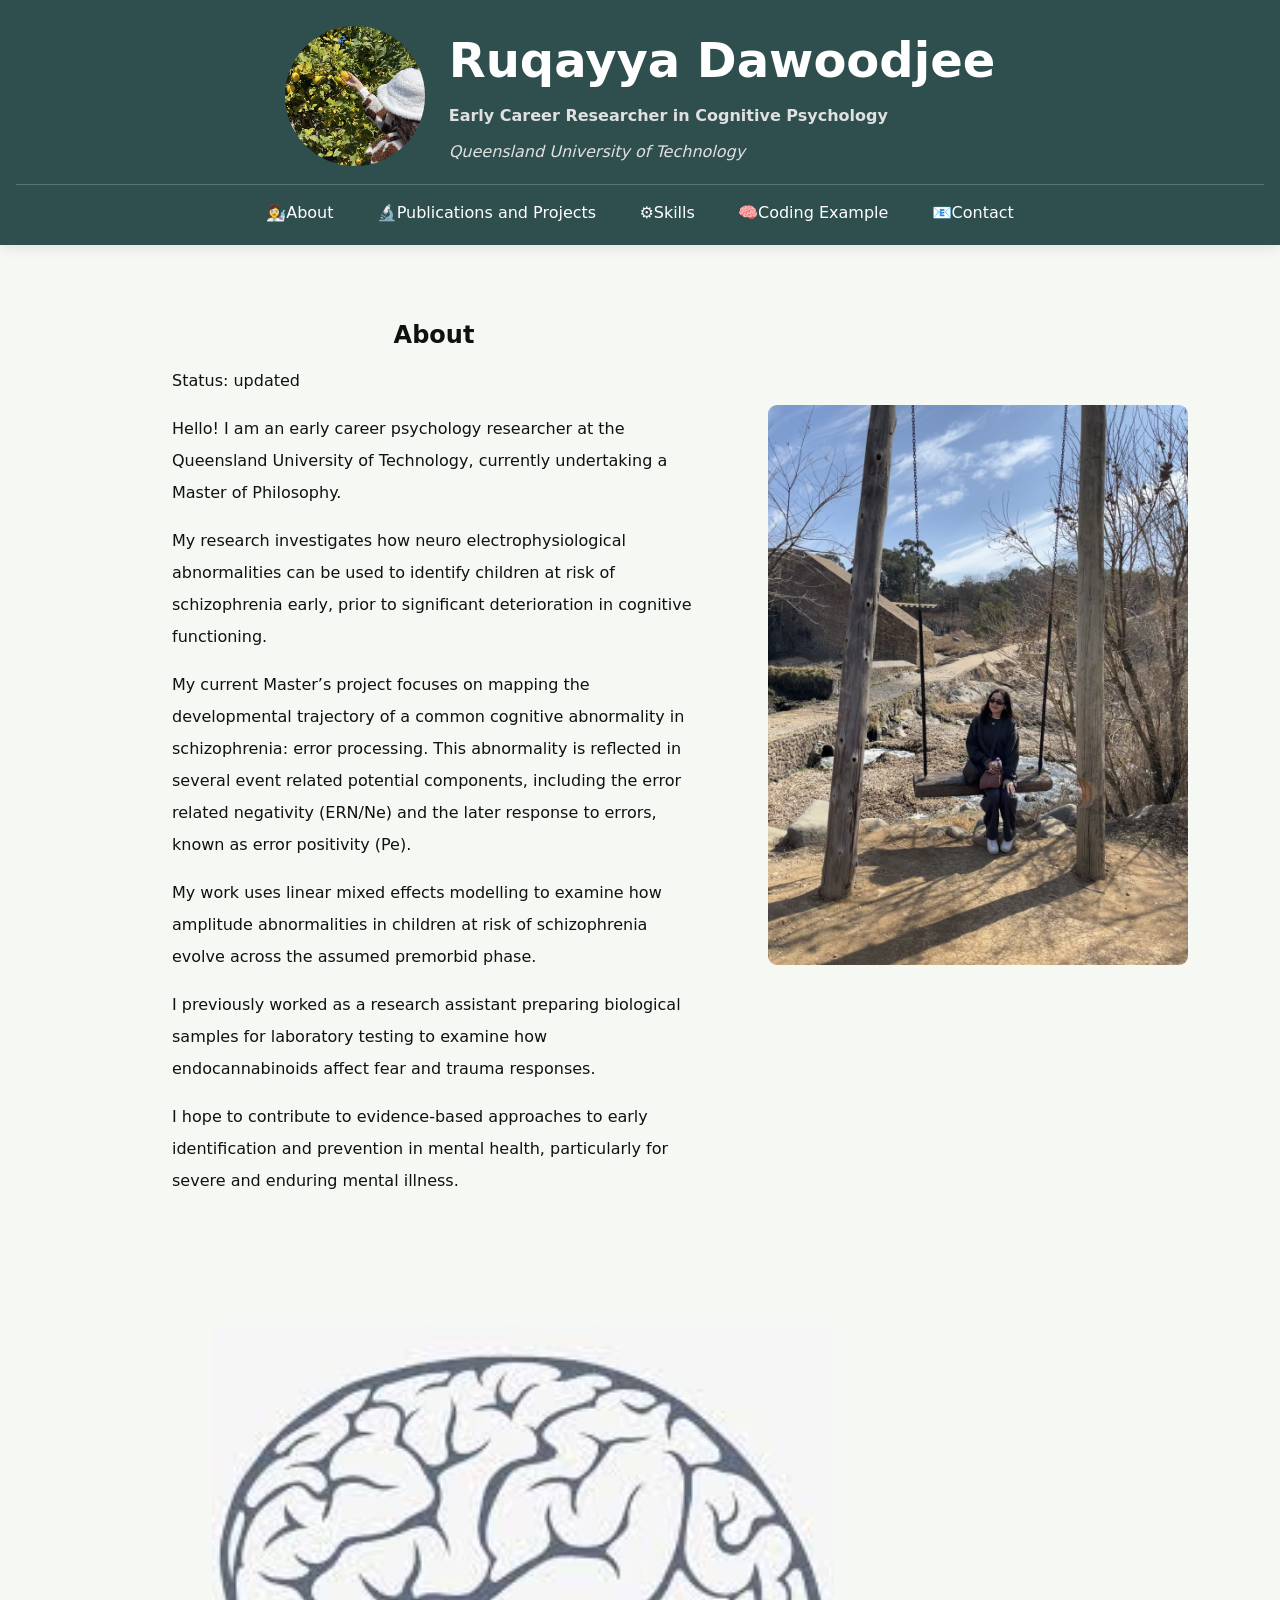
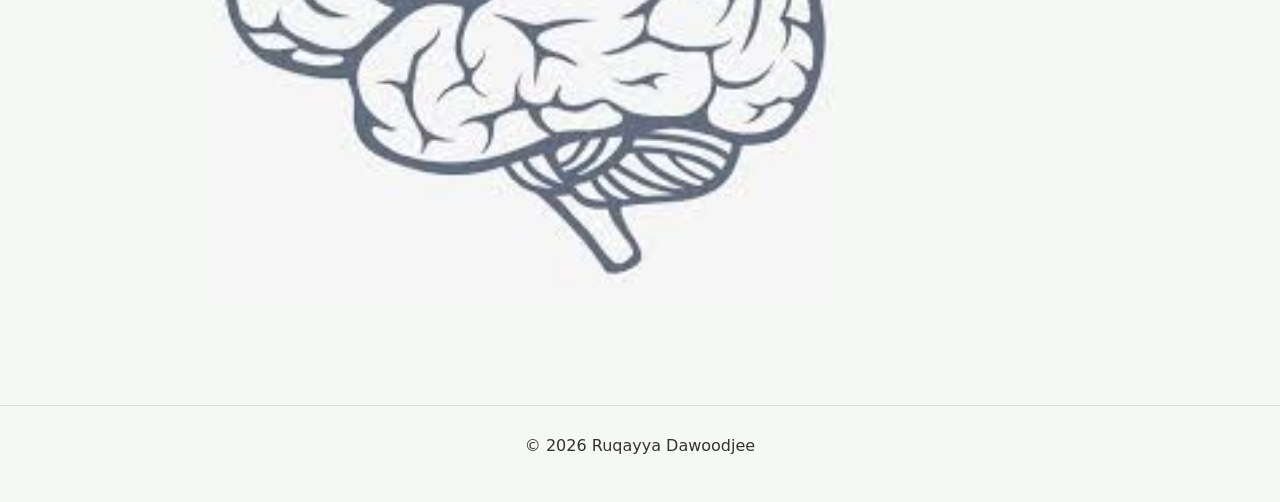
<file: index.html>
<!DOCTYPE html>
<html lang="en">
<head>
  <meta charset="UTF-8">
  <meta name="viewport" content="width=device-width, initial-scale=1.0">
  <title>Ruqayya Dawoodjee | Schizophrenia Identification Research</title>
  <link rel="stylesheet" href="style.css">
</head>

<body>

<!-- TOP PANE -->
<div class="top-pane">
  <header>
    <img src="headshot3.jpg" alt="Ruqayya Dawoodjee professional profile photo" class="headshot">
    <div class="header-text">
      <h1>Ruqayya Dawoodjee</h1>
      <p><strong>Early Career Researcher in Cognitive Psychology</strong></p>
      <p><em>Queensland University of Technology</em></p>
    </div>
  </header>

  <nav>
    <ul>
      <li><a href="index.html">👩‍🔬About</a></li>
      <li><a href="Publications and Projects.html">🔬Publications and Projects</a></li>
      <li><a href="skills.html">⚙️Skills</a></li>
      <li><a href="quiz.html">🧠Coding Example</a></li>
      <li><a href="contact.html">📧Contact</a></li>
    </ul>
  </nav>
</div>

<!-- MAIN CONTENT -->
<main>
  <div class="about-layout">
  <figure>
    <img src="aboutme.jpg" alt="Research-related image or study visual">
    <figcaption></figcaption>
  </figure>

  <section id="about">

    <h2>About</h2>
    <p id="status">Status: updated</p>

    <p>
    Hello! I am an early career psychology researcher at the Queensland University of Technology, currently undertaking a Master of Philosophy.  
    </p>

    <p>
     My research investigates how neuro electrophysiological abnormalities can be used to identify children at risk of schizophrenia early, prior to significant deterioration in cognitive functioning.
    </p>

    <p>
    My current Master’s project focuses on mapping the developmental trajectory of a common cognitive abnormality in schizophrenia: error processing. This abnormality is reflected in several event related potential components, including the error related negativity (ERN/Ne) and the later response to errors, known as error positivity (Pe).
    </p>

    <p>
     My work uses linear mixed effects modelling to examine how amplitude abnormalities in children at risk of schizophrenia evolve across the assumed premorbid phase.
      
    </p>
      <p>
  I previously worked as a research assistant preparing biological samples for laboratory testing to examine how endocannabinoids affect fear and trauma responses.
    </p>


    <p>
    I hope to contribute to evidence-based approaches to early identification and prevention in mental health, particularly for severe and enduring mental illness.
    </p>




  <figure>
    <img src="brain.jpg" alt="Research-related image or study visual">
    <figcaption></figcaption>
  </figure>

</section>
</div>

</main>

<!-- FOOTER -->
<footer>
  <p>&copy; 2026 Ruqayya Dawoodjee</p>
</footer>

<script src="script.js"></script>

</body>
</html>
</file>
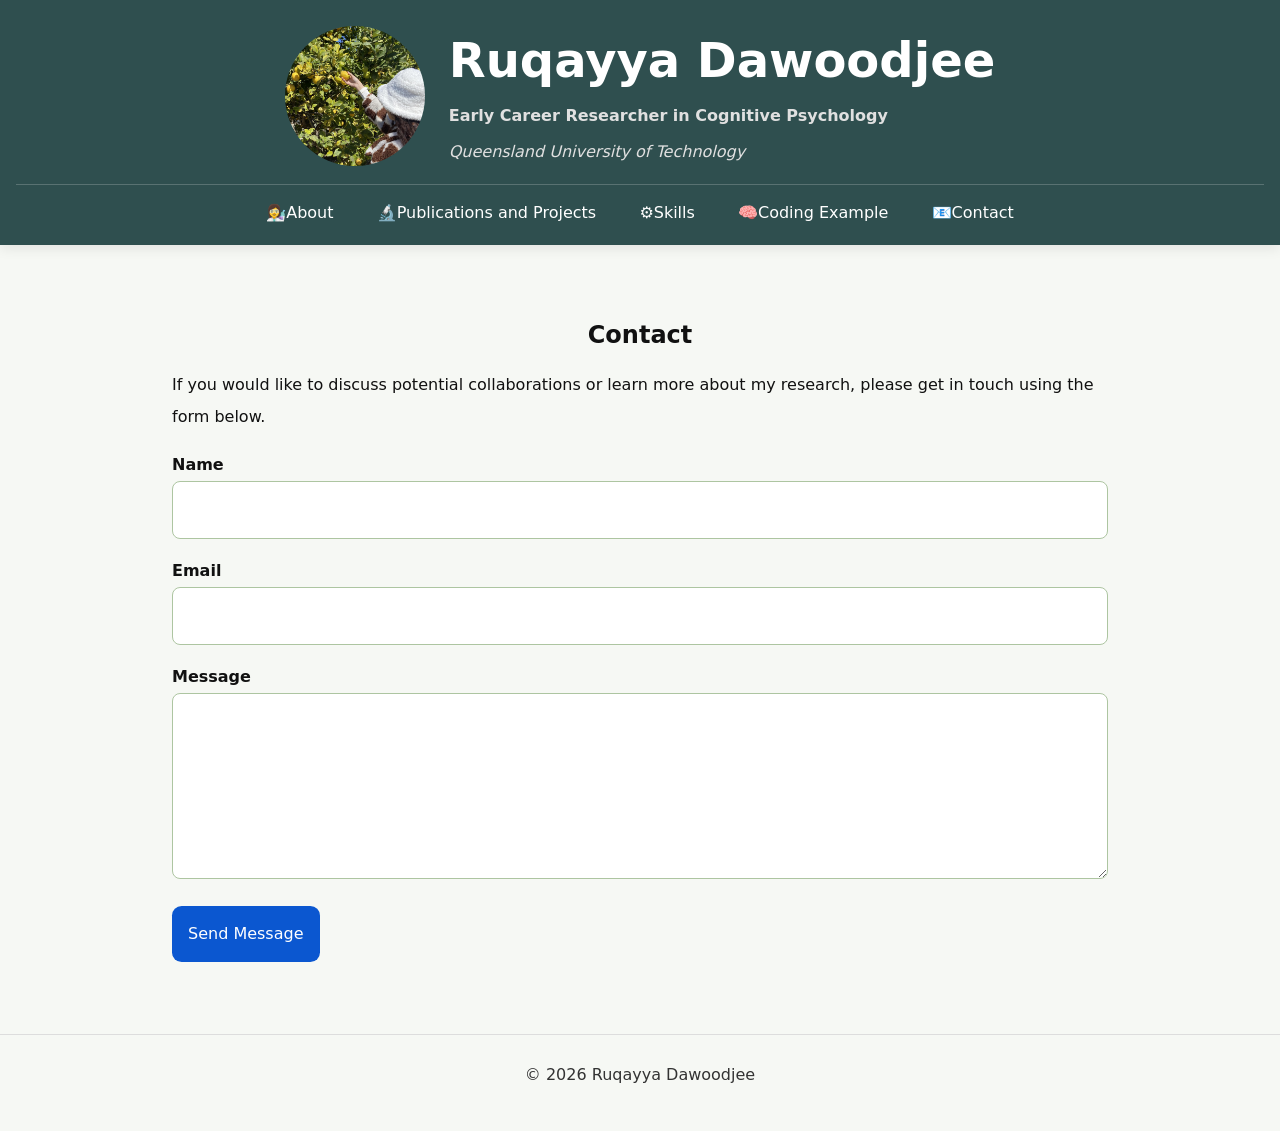
<file: contact.html>
<!DOCTYPE html>
<html lang="en">
<head>
  <meta charset="UTF-8">
  <meta name="viewport" content="width=device-width, initial-scale=1.0">
  <title>Ruqayya Dawoodjee | Schizophrenia Identification Research</title>
  <link rel="stylesheet" href="style.css">
</head>

<body>

<!-- TOP PANE -->
<div class="top-pane">
  <header>
    <img src="headshot3.jpg" alt="Ruqayya Dawoodjee professional profile photo" class="headshot">
    <div class="header-text">
      <h1>Ruqayya Dawoodjee</h1>
      <p><strong>Early Career Researcher in Cognitive Psychology</strong></p>
      <p><em>Queensland University of Technology</em></p>
    </div>
  </header>

  <nav>
    <ul>
      <li><a href="index.html">👩‍🔬About</a></li>
      <li><a href="Publications and Projects.html">🔬Publications and Projects</a></li>
      <li><a href="skills.html">⚙️Skills</a></li>
      <li><a href="quiz.html">🧠Coding Example</a></li>
      <li><a href="contact.html">📧Contact</a></li>
    </ul>
  </nav>
</div>

<!-- MAIN CONTENT WRAPPER -->
<!-- MAIN CONTENT WRAPPER -->
<main>

  <section id="contact">
    <h2>Contact</h2>

    <p id="feedback"></p>

    <p>
      If you would like to discuss potential collaborations or learn more about my
      research, please get in touch using the form below.
    </p>

    <!-- ✅ ONLY ONE FORM (CONNECTED TO FORMSPREE) -->
    <form id="contactform" action="https://formspree.io/f/mgorajly" method="POST">

      <div>
        <label for="name">Name</label><br>
        <input type="text" id="name" name="name" required>
      </div>

      <div>
        <label for="email">Email</label><br>
        <input type="email" id="email" name="email" required>
      </div>

      <div>
        <label for="message">Message</label><br>
        <textarea id="message" name="message" rows="5" required></textarea>
      </div>

      <!-- optional extras -->
      <input type="hidden" name="_subject" value="New contact form message">

      <div>
        <button type="submit">Send Message</button> 
      </div>

    </form>

  </section>

</main>
<footer>
  <p>&copy; 2026 Ruqayya Dawoodjee</p>
</footer>

</body>
</html>
</file>
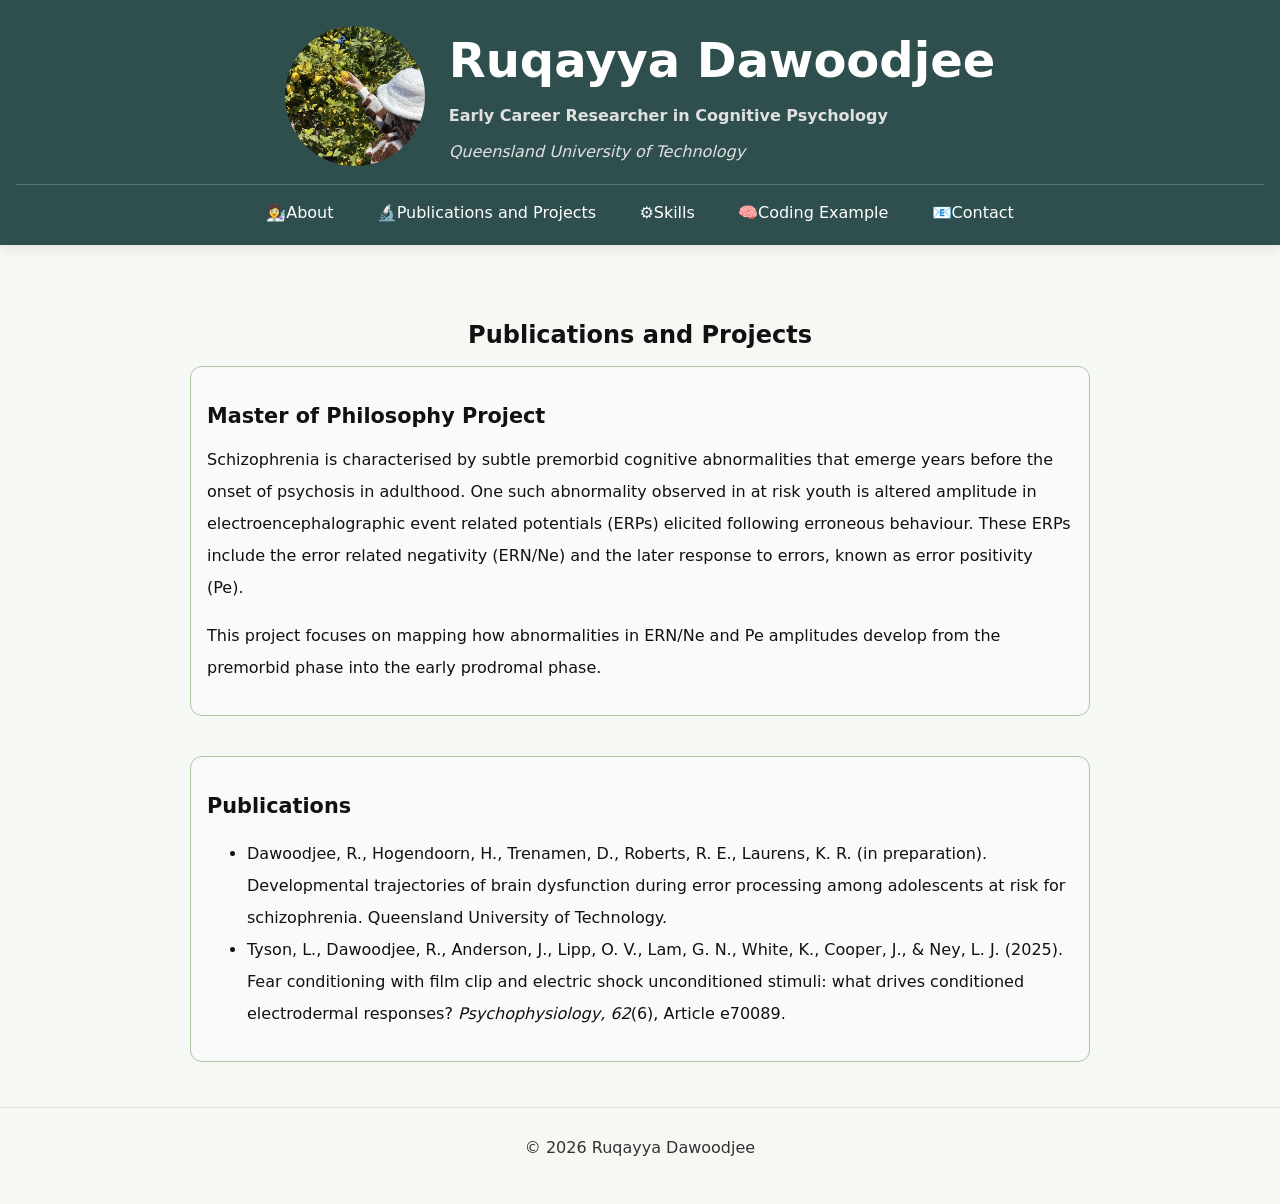
<file: Publications and Projects.html>
<!DOCTYPE html>
<html lang="en">
<head>
  <meta charset="UTF-8">
  <meta name="viewport" content="width=device-width, initial-scale=1.0">
  <title>Ruqayya Dawoodjee | Schizophrenia Identification Research</title>
  <link rel="stylesheet" href="style.css">
</head>

<body>

<!-- TOP PANE -->
<div class="top-pane">
  <header>
    <img src="headshot3.jpg" alt="Ruqayya Dawoodjee professional profile photo" class="headshot">
    <div class="header-text">
      <h1>Ruqayya Dawoodjee</h1>
      <p><strong>Early Career Researcher in Cognitive Psychology</strong></p>
      <p><em>Queensland University of Technology</em></p>
    </div>
  </header>

  <nav>
    <ul>
      <li><a href="index.html">👩‍🔬About</a></li> 
      <li><a href="Publications and Projects.html">🔬Publications and Projects</a></li>
      <li><a href="skills.html">⚙️Skills</a></li>
      <li><a href="quiz.html">🧠Coding Example</a></li>
      <li><a href="contact.html">📧Contact</a></li>
    </ul>
  </nav>

</div>

<!-- MAIN CONTENT -->
<main>

  <section id="research">

    <h2>Publications and Projects</h2>

    <article>

      <h3>Master of Philosophy Project</h3>

      </div>

      <p>
     Schizophrenia is characterised by subtle premorbid cognitive abnormalities that emerge years before the onset of psychosis in adulthood.
One such abnormality observed in at risk youth is altered amplitude in electroencephalographic event related potentials (ERPs) elicited following erroneous behaviour. These ERPs include the error related negativity (ERN/Ne) and the later response to errors, known as error positivity (Pe).

      </p>

      <p>
     This project focuses on mapping how abnormalities in ERN/Ne and Pe amplitudes develop from the premorbid phase into the early prodromal phase.
      </p>

    </article>

  </section>

  <section id="publications">

    <h3>Publications</h3>

    <ul>
      <li>
        Dawoodjee, R., Hogendoorn, H., Trenamen, D., Roberts, R. E., Laurens, K. R. (in preparation).
        Developmental trajectories of brain dysfunction during error processing among adolescents at risk for schizophrenia.
        Queensland University of Technology.
      </li>

      <li>
        Tyson, L., Dawoodjee, R., Anderson, J., Lipp, O. V., Lam, G. N., White, K., Cooper, J., & Ney, L. J. (2025).
        Fear conditioning with film clip and electric shock unconditioned stimuli: what drives conditioned electrodermal responses?
        <em>Psychophysiology, 62</em>(6), Article e70089.
      </li>
    </ul>

  </section>

</main>


<!-- FOOTER -->
<footer>
  <p>&copy; 2026 Ruqayya Dawoodjee</p>
</footer>

<script src="script.js"></script>

</body>
</html>
</file>
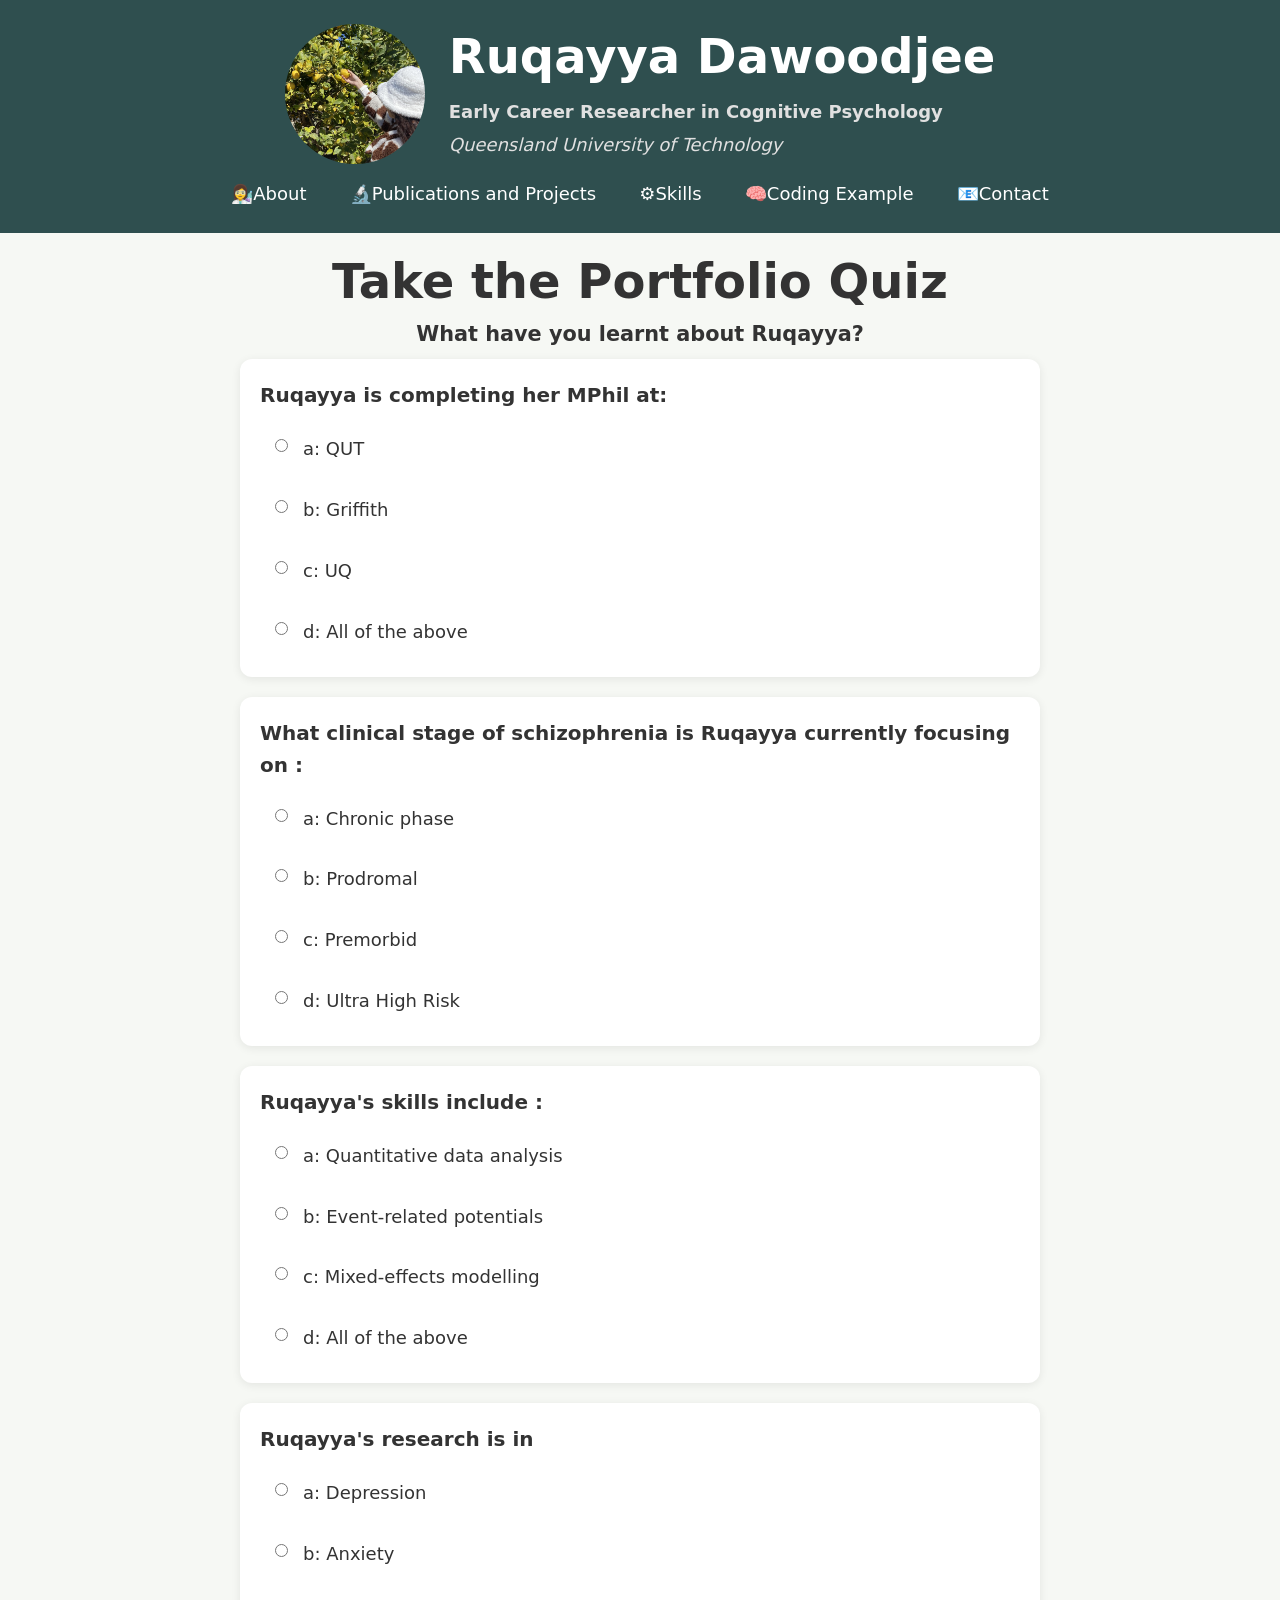
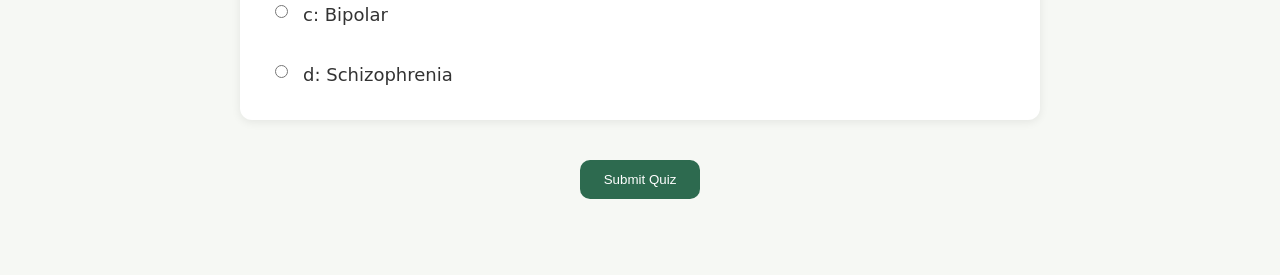
<file: quiz.html>
<!DOCTYPE html>
<html lang="en">
<head>
  <meta charset="UTF-8">
  <meta name="viewport" content="width=device-width, initial-scale=1.0">
  <title>Ruqayya Dawoodjee | Schizophrenia Identification Research</title>
<link rel="stylesheet" href="quizstyle.css">
</head>

<body>

<!-- TOP PANE -->
<div class="top-pane">
  <header>
    <img src="headshot3.jpg" alt="Ruqayya Dawoodjee professional profile photo" class="headshot">
    <div class="header-text">
      <h1>Ruqayya Dawoodjee</h1>
      <p><strong>Early Career Researcher in Cognitive Psychology</strong></p>
      <p><em>Queensland University of Technology</em></p>
    </div>
  </header>

  <nav>
    <ul>
      <li><a href="index.html">👩‍🔬About</a></li>
      <li><a href="Publications and Projects.html">🔬Publications and Projects</a></li>
      <li><a href="skills.html">⚙️Skills</a></li>
      <li><a href="quiz.html">🧠Coding Example</a></li>
      <li><a href="contact.html">📧Contact</a></li>
    </ul>
  </nav>
</div>

<!-- QUIZ SECTION --> 
<div class="quiz-wrapper">
  <h1>Take the Portfolio Quiz</h1>
  <h3>What have you learnt about Ruqayya?</h3>

  <div id="quiz"></div>
  <button id="submit">Submit Quiz</button>
  <div id="results"></div>
  <p id="feedback" role="status" aria-live="polite"></p>
</div>

<script src="./quiz.js"></script>

</body>
</html>
</file>
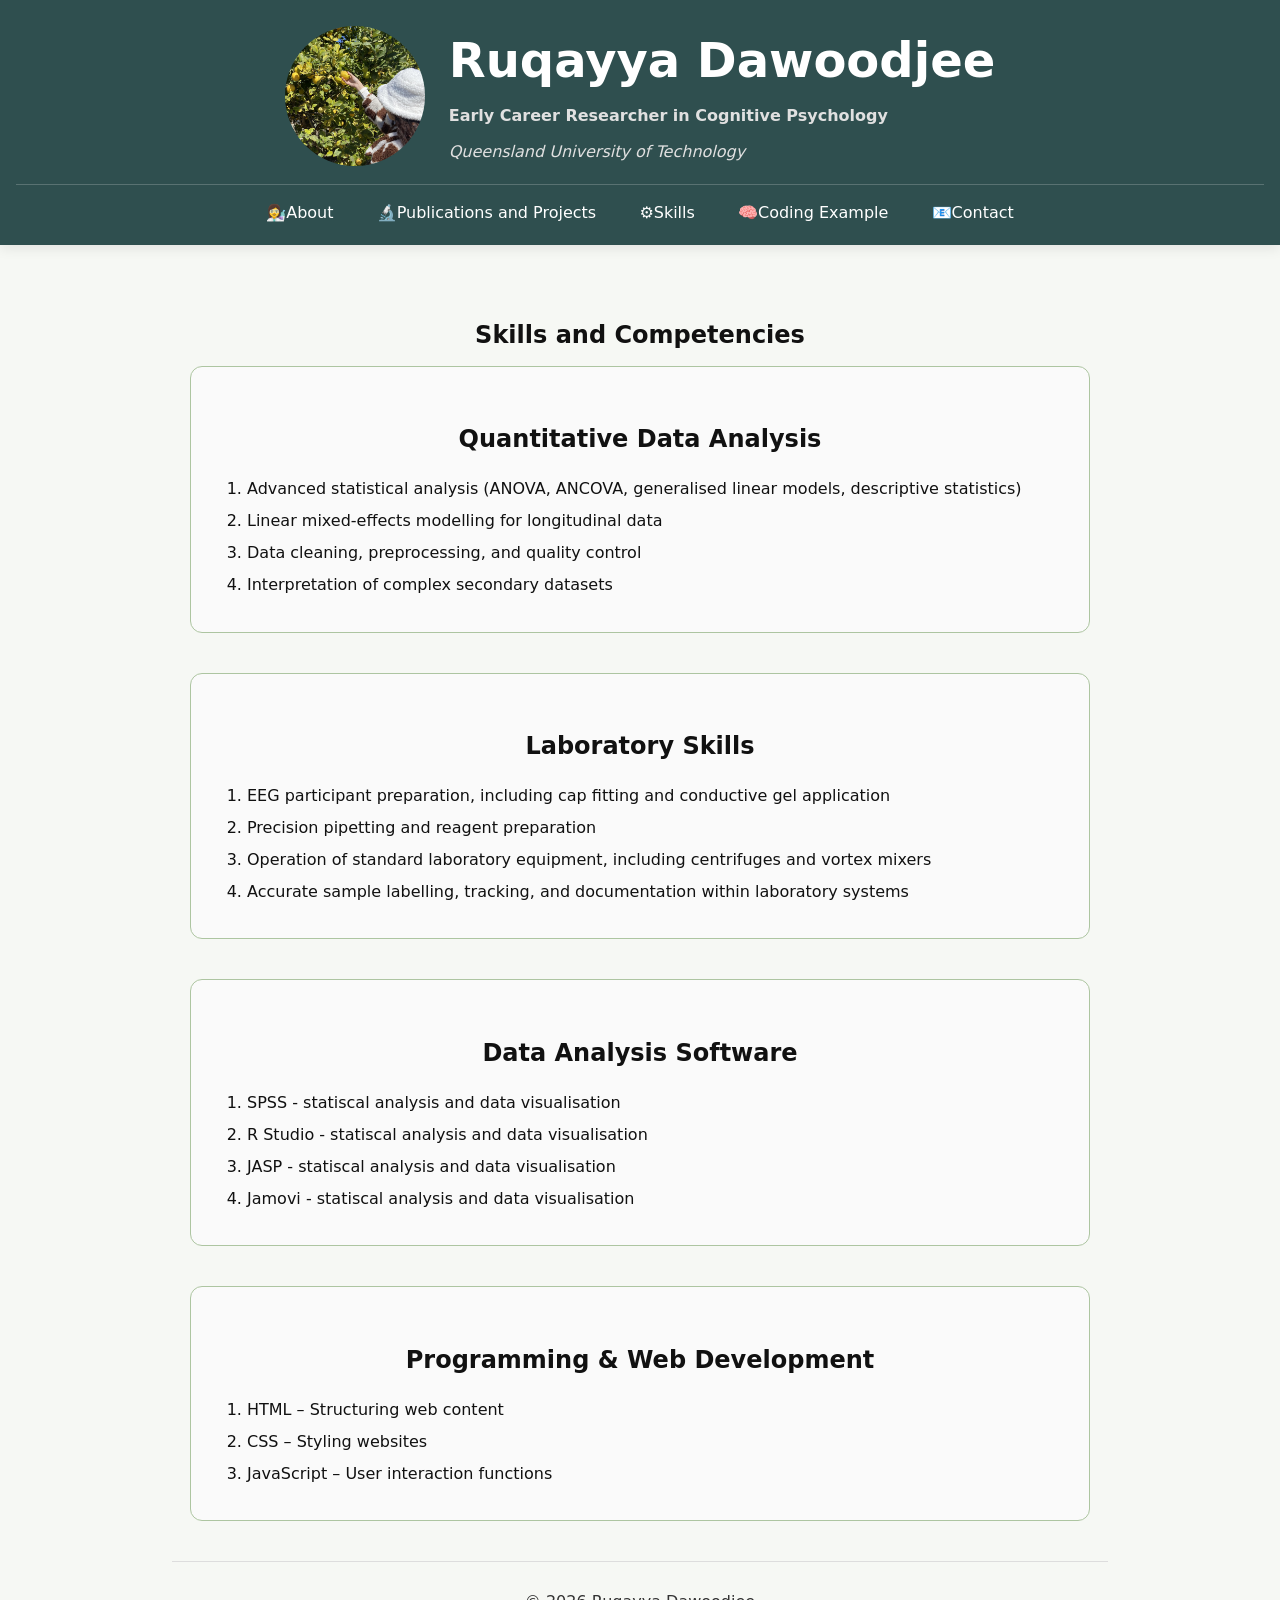
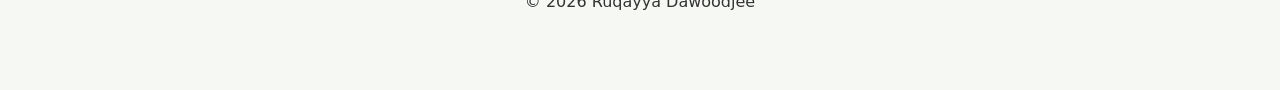
<file: skills.html>
<!DOCTYPE html>
<html lang="en">
<head>
  <meta charset="UTF-8">
  <meta name="viewport" content="width=device-width, initial-scale=1.0">
  <title>Ruqayya Dawoodjee | Schizophrenia Identification Research</title>
  <link rel="stylesheet" href="style.css">
</head>

<body>

<!-- TOP PANE -->
<div class="top-pane">
  <header>
    <img src="headshot3.jpg" alt="Ruqayya Dawoodjee professional profile photo" class="headshot">
    <div class="header-text">
      <h1>Ruqayya Dawoodjee</h1>
      <p><strong>Early Career Researcher in Cognitive Psychology</strong></p>
      <p><em>Queensland University of Technology</em></p>
    </div>
  </header>
<nav>
  <ul>
    <li><a href="index.html">👩‍🔬About</a></li>
    <li><a href="Publications and Projects.html">🔬Publications and Projects</a></li>
    <li><a href="skills.html">⚙️Skills</a></li>
    <li><a href="quiz.html">🧠Coding Example</a></li>
    <li><a href="contact.html">📧Contact</a></li>
  </ul>
</nav>
</div>

<!-- MAIN CONTENT -->
<main>

<section id="research">
  <h2>Skills and Competencies</h2>
  <article>

      
<h2>Quantitative Data Analysis</h2>
<ol>
<li>Advanced statistical analysis (ANOVA, ANCOVA, generalised linear models, descriptive statistics)</li>
<li>Linear mixed‑effects modelling for longitudinal data</li>
<li>Data cleaning, preprocessing, and quality control</li>
<li>Interpretation of complex secondary datasets</li>
</ol>
  </section>
  
  <section id="skills">
    <article>

  <h2>Laboratory Skills </h2>
  <ol>
    <li>EEG participant preparation, including cap fitting and conductive gel application</li>
    <li>Precision pipetting and reagent preparation </li>
    <li>Operation of standard laboratory equipment, including centrifuges and vortex mixers </li>
    <li>Accurate sample labelling, tracking, and documentation within laboratory systems </li>
  </ol>

</section>

<section id="skills">
    <article>

  <h2>Data Analysis Software</h2>
  <ol>
    <li>SPSS - statiscal analysis and data visualisation </li>
    <li>R Studio - statiscal analysis and data visualisation </li>
    <li>JASP - statiscal analysis and data visualisation</li>
    <li>Jamovi - statiscal analysis and data visualisation </li>
  </ol>

</section>

<section id="other-skills">
    <article>
  <h2>Programming & Web Development</h2>
  <ol>
    <li>HTML – Structuring web content </li>
    <li>CSS – Styling websites</li>
    <li>JavaScript – User interaction functions</li>
  </ol>

</section>

<!-- FOOTER -->
<footer>
  <p>&copy; 2026 Ruqayya Dawoodjee</p>
</footer>

<script src="script.js"></script>

</body>
</html>
</file>
<file: style.css>
/* ---------------------------
   Base + Reset
--------------------------- */
*,
*::before,
*::after {
  box-sizing: border-box;
}

body {
  margin: 0;
  font-family: system-ui, -apple-system, "Segoe UI", Roboto, Arial, sans-serif;
  line-height: 2.0;
  color: #111;
  background: #F6F8F4;
}
html {
  scroll-behavior: smooth;
}

/* ---------------------------
   Layout
--------------------------- */
main {
  max-width: 1000px;
  width: 95%;
  margin: 0 auto;
  padding: 2rem;
}

section {
  margin-bottom: 2.5rem;
}

/* ---------------------------
   TYPOGRAPHY
--------------------------- */
h1, h2, h3 {
  line-height: 1.5;
  margin: 0 0 0.75rem 0;
}

h1 {
  font-size: 3rem;
}

h2 {
  font-size: 2.8 rem;
   text-align: center;
  margin-top: 2.5rem;
}

h3 {
  font-size: 1.3rem;
  margin-top: 1.25rem;
}

p {
  margin: 0 0 1rem 0;
}

/* ---------------------------
   TOP PANE (HEADER + NAV)
--------------------------- */
.top-pane {
  background: #2f4f4f;         /* green academic pane */
  color: white;
  border-radius: 0 0 1rem 1rem;
  padding: 1.5rem 1rem 1rem 1rem;
  box-shadow: 0 4px 12px rgba(0,0,0,0.08);
  width: 100%;
  margin: 0;              /* removes centering */
  border-radius: 0;       /* optional: makes it edge-to-edge */
  background: #2f4f4f;
}

/* ---------------------------
   HEADER inside pane
--------------------------- */
header {
  display: flex;
  align-items: center;
  justify-content: center;
  gap: 1.5rem;
  flex-wrap: wrap;
  text-align: left;
  margin-bottom: 1rem;
}

.headshot {
  width: 140px;
  height: 140px;
  border-radius: 50%;
  object-fit: cover;
}

.header-text {
  display: flex;
  flex-direction: column;
}

.header-text h1 {
  margin: 0;
  color: white;
}

.header-text p {
  margin: 0.25rem 0 0 0;
  color: #e0e0e0;
}

/* ---------------------------
   NAVIGATION (inside pane)
--------------------------- */
nav {
  border-top: 1px solid rgba(255,255,255,0.2);
  padding-top: 0.75rem;
}

nav ul {
  display: flex;
  justify-content: center;
  align-items: center;
  gap: 1.5rem;
  list-style: none;
  margin: 0;
  padding: 0;
  flex-wrap: wrap;
}

nav a {
  color: white;
  text-decoration: none;
  padding: 0.4rem 0.6rem;
  border-radius: 0.4rem;
  transition: background 0.2s ease;
  font-weight: 500;
}

nav a:hover {
  background: rgba(255,255,255,0.15);
}

/* ---------------------------
   LINKS (outside nav)
--------------------------- */
a {
  color: #0b57d0;
  text-decoration: underline;
  text-underline-offset: 0.2em;
}

/* ---------------------------
   ACCESSIBILITY
--------------------------- */
:focus-visible {
  outline: 3px solid #0b57d0;
  outline-offset: 3px;
}

/* ---------------------------
   BRAIN IMAGE (below content)
--------------------------- */
main > figure {
  margin-top: 2rem;
  text-align: center;
}

main > figure img {
  width: 60%;
  max-width: 500px;
  border-radius: 8px;
}


/* ---------------------------
   ABOUT SECTION LAYOUT (image + text)
--------------------------- */
.about-layout {
  display: flex;
  flex-direction: row-reverse;
  align-items: flex-start;
  gap: 2rem;
}

/* Image container */
.about-layout figure {
  margin-top: 8rem;/* mvoes image down */
  flex: 0 0 300px; /* controls image size */
}

/* Image styling */
.about-layout img {
  width: 140%;
  border-radius: 9px;
}

/* Text takes remaining space */
#about {
  flex: 1;
}


/* ---------------------------
   MOBILE RESPONSIVENESS
--------------------------- */
@media (max-width: 600px) {
  .about-layout {
    flex-direction: column;
  }

  .about-layout figure {
    width: 100%;
  }

  main > figure img {
    width: 90%;
  }
}
/* ---------------------------
   CARDS (projects/publications)
--------------------------- */
article,
#publications {
  border: 1px solid #adc5a1;
  border-radius: 0.75rem;
  padding: 0.9rem 1rem;     /* reduced */
  margin: 0.8rem auto;       /* reduced spacing */
  max-width: 900px;          /* key fix */
  background: #fafafa;
  transition: transform 0.2s ease, box-shadow 0.2s ease;
}
article:hover,
#publications:hover {
  transform: translateY(-2px);
  box-shadow: 0 6px 16px rgba(0,0,0,0.08);
}

/* ---------------------------
   FORMS
--------------------------- */
form {
  display: flex;
  flex-direction: column;
  gap: 1rem;
}

label {
  font-weight: 600;
  margin-bottom: 0.35rem;
}

input,
textarea {
  width: 100%;
  padding: 0.75rem;
  border: 1px solid #adc5a1;
  border-radius: 0.5rem;
  font: inherit;
}

/* ---------------------------
   BUTTONS
--------------------------- */
button {
  width: fit-content;
  padding: 0.75rem 1rem;
  border: none;
  border-radius: 0.6rem;
  background: #0b57d0;
  color: #fff;
  font: inherit;
  cursor: pointer;
}

button:hover {
  background: #0948ad;
}

button:active {
  transform: translateY(1px);
}

/* ---------------------------
   FOOTER
--------------------------- */
footer {
  width: 100%;
  margin: 0;
  padding: 1.5rem;    
  color: #333;
  text-align: center;
  border-top: 1px solid #ddd;
  border-radius: 0;
  background: #F6F8F4;

}

/* ---------------------------
   RESPONSIVE DESIGN
--------------------------- */
@media (max-width: 600px) {

  .top-pane {
    padding: 1rem;
  }

  header {
    flex-direction: column;
    text-align: center;
    gap: 1rem;
  }

  h1 {
    font-size: 1.6rem;
  }

  nav ul {
    gap: 0.75rem;
  }

  main {
    padding: 1rem;
  }
}
</file>
<file: quizstyle.css>
*,
*::before,
*::after {
  box-sizing: border-box;
}

html {
  scroll-behavior: smooth;
}

body {
  margin: 0;
  font-family: system-ui, -apple-system, "Segoe UI", Roboto, Arial, sans-serif;
  line-height: 1.6;
  color: #333;
  background: #F6F8F4;
  font-size: 18px;
  padding: 0;
}

/* -LAYOUT-- */
main {
  max-width: 1000px;
  width: 95%;
  margin: 0 auto;
  padding: 2rem;
}

section {
  margin-bottom: 2.5rem;
}

/* HEADINGS-- */
h1, h2, h3 {
  line-height: 1.2;
  margin: 0 0 0.75rem 0;
}

h1 {
  font-size: 3rem;
}

h2 {
  font-size: 2.8rem;
  text-align: center;
  margin-top: 2.5rem;
}

h3 {
  font-size: 1.3rem;
}

/*  TOP PANE */
.top-pane {
  background: #2f4f4f;
  color: white;
  width: 100%;
  padding: 1.5rem 1rem;
}

/* HEADER */
header {
  display: flex;
  align-items: center;
  justify-content: center;
  gap: 1.5rem;
  flex-wrap: wrap;
  text-align: left;
  margin-bottom: 1rem;
}

.headshot {
  width: 140px;
  height: 140px;
  border-radius: 50%;
  object-fit: cover;
}

.header-text p {
  margin: 0.25rem 0 0 0;
  color: #e0e0e0;
}

/* NAV */
nav ul {
  display: flex;
  justify-content: center;
  gap: 1.5rem;
  list-style: none;
  margin: 0;
  padding: 0;
  flex-wrap: wrap;
}

nav a {
  color: white;
  text-decoration: none;
  padding: 0.4rem 0.6rem;
  border-radius: 0.4rem;
}

nav a:hover {
  background: rgba(255,255,255,0.15);
}

/* QUIZ CENTERING ---- */
.quiz-wrapper {
  min-height: 100vh;
  display: flex;
  flex-direction: column;
  justify-content: center;
  align-items: center;
  text-align: center;
  padding: 20px;
}

.quiz-container {
  width: 100%;
  max-width: 800px;
}

/* QUIZ BOXES---- */
.question-box {
  background: #fff;
  padding: 20px;
  margin-bottom: 20px;
  border-radius: 12px;
  box-shadow: 0 2px 10px rgba(0,0,0,0.08);
  text-align: left;
}

.question {
  font-weight: bold;
  font-size: 20px;
  margin-bottom: 14px;
}

.answers {
  display: flex;
  flex-direction: column;
  gap: 12px;
}

.answers label {
  display: flex;
  align-items: flex-start;
  gap: 12px;
  padding: 10px;
  border-radius: 8px;
}

.answers label:hover {
  background: #f0f4f0;
}

.answers input[type="radio"] {
  margin-top: 4px;
}

/* BUTTON */
#submit {
  margin-top: 20px;
  padding: 12px 24px;
  border: none;
  border-radius: 10px;
  background: #2d6a4f;
  color: white;
  cursor: pointer;
}

#submit:hover {
  background: #1b4332;
}

/* RESULTS */
#results {
  margin-top: 20px;
  font-weight: bold;
}
@media (max-width: 600px) {

  .top-pane {
    padding: 1rem;
  }

  header {
    flex-direction: column;
    text-align: center;
    gap: 1rem;
  }

  h1 {
    font-size: 1.6rem;
  }

  nav ul {
    gap: 0.75rem;
  }

  main {
    padding: 1rem;
  }
}
</file>
